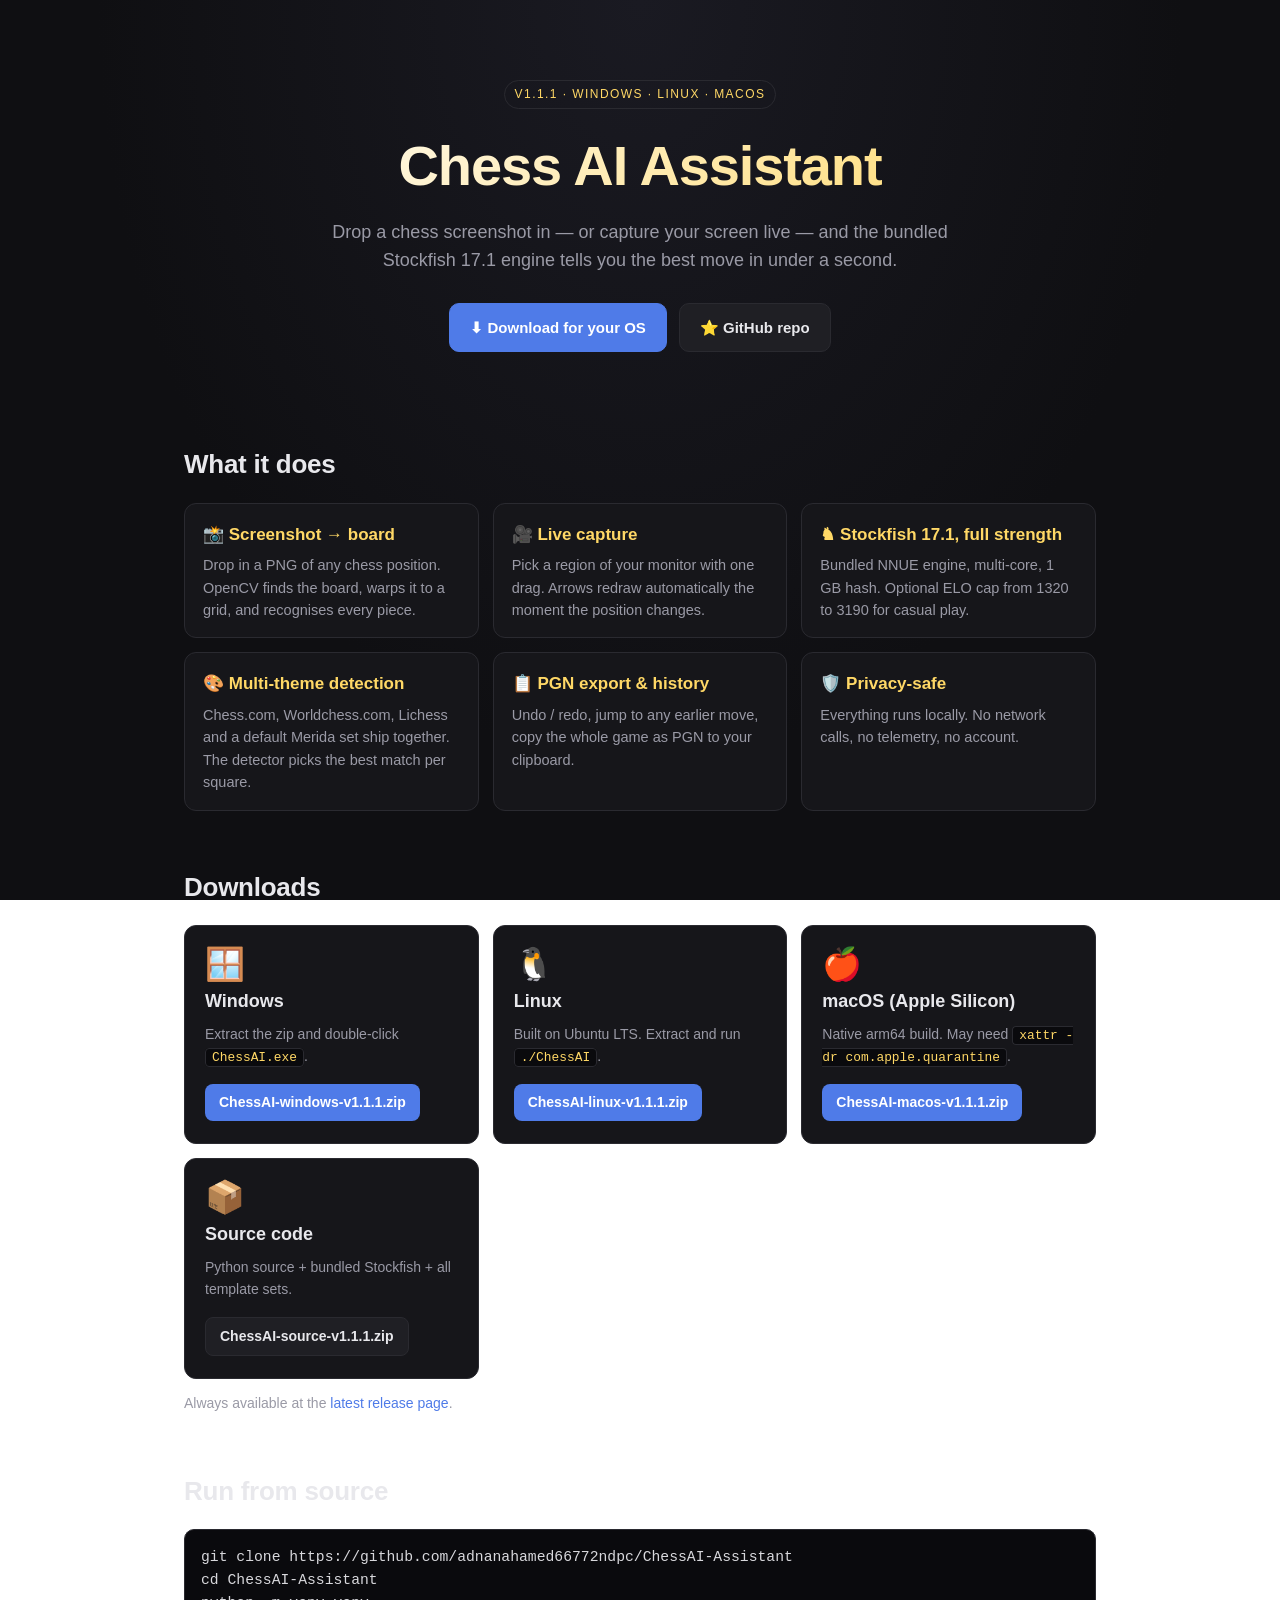
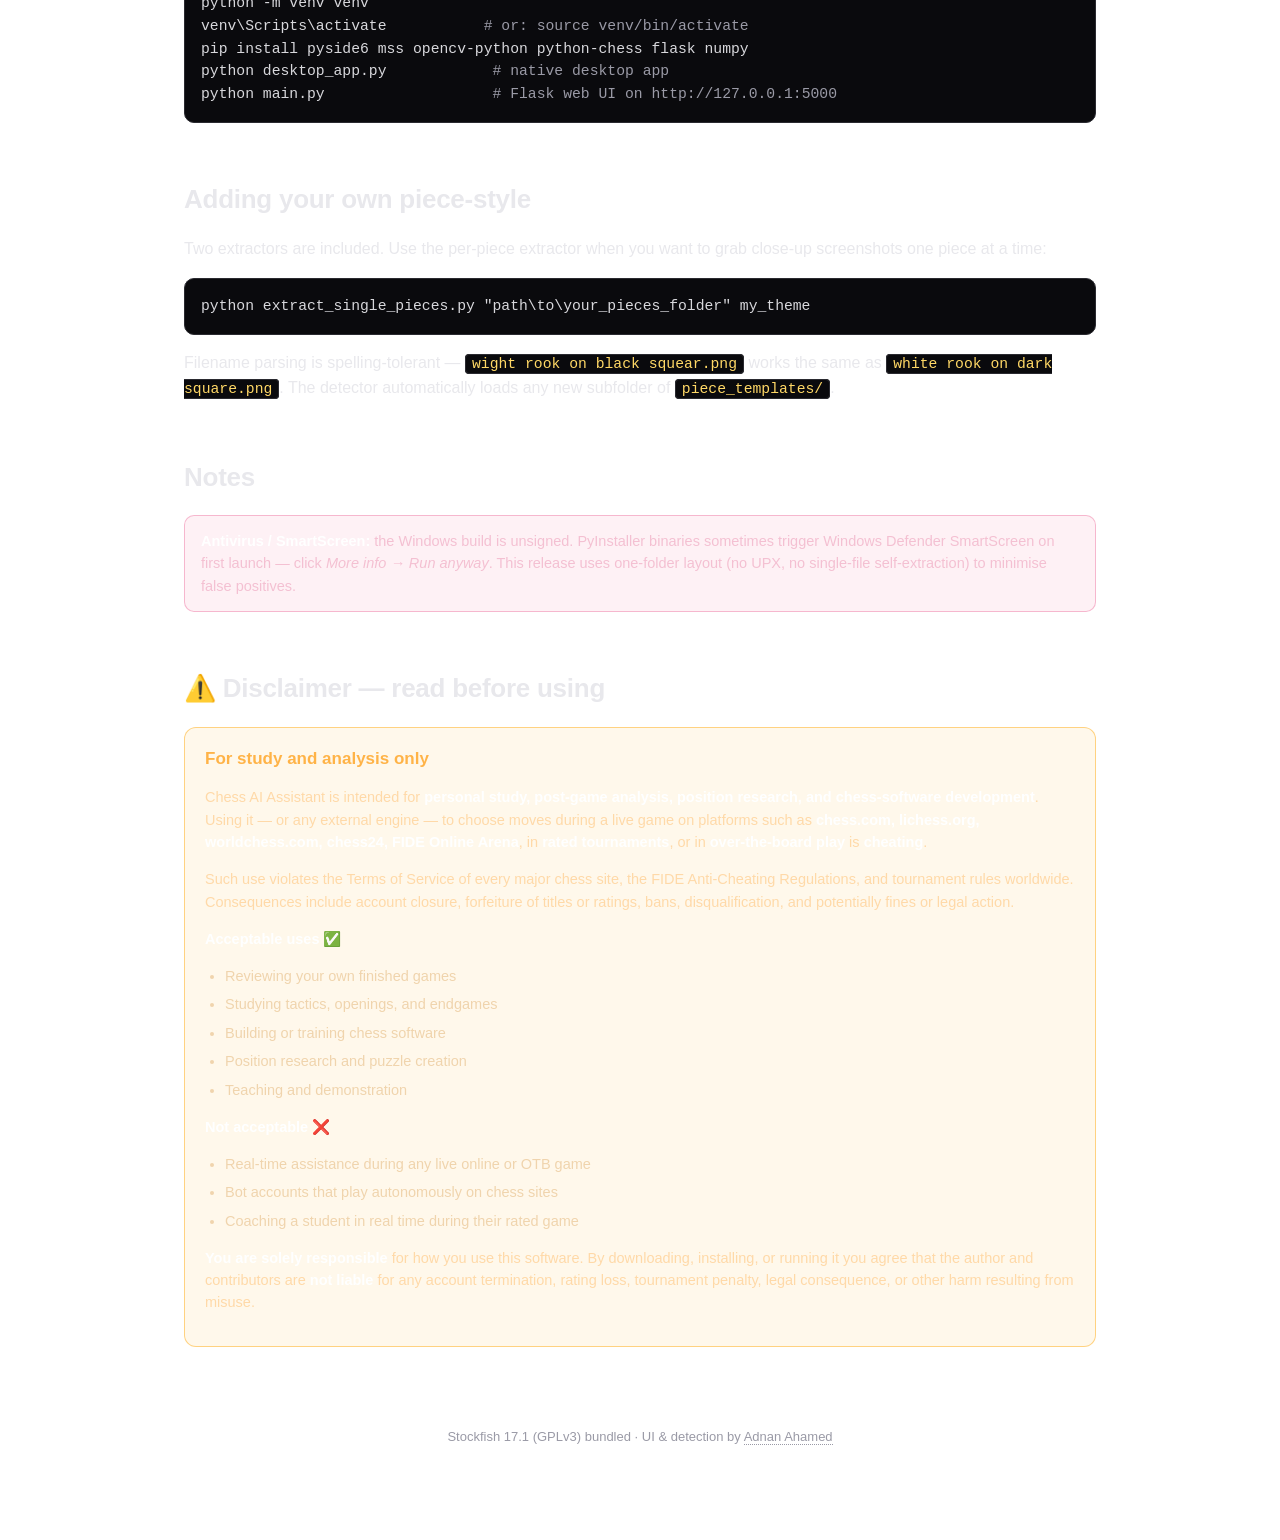
<file: docs/index.html>
<!doctype html>
<html lang="en">
<head>
  <meta charset="utf-8">
  <meta name="viewport" content="width=device-width,initial-scale=1">
  <title>Chess AI Assistant</title>
  <meta name="description" content="Desktop chess assistant: detects the board from a screenshot or live screen capture and suggests the best moves using bundled Stockfish 17.1.">
  <link rel="icon" type="image/svg+xml" href="data:image/svg+xml;utf8,<svg xmlns='http://www.w3.org/2000/svg' viewBox='0 0 64 64'><rect width='64' height='64' fill='%231e1e24'/><text x='32' y='46' font-size='40' text-anchor='middle' fill='%23ffd866'>♞</text></svg>">
  <style>
    :root {
      --bg: #0f0f12;
      --panel: #16161a;
      --panel-2: #1f1f24;
      --border: #2a2a30;
      --text: #e8e8ec;
      --muted: #9a9aa6;
      --accent: #4f7be8;
      --accent-2: #ffd866;
      --green: #1ea672;
      --pink: #e84c84;
    }
    * { box-sizing: border-box; }
    html, body { margin: 0; padding: 0; }
    body {
      background: radial-gradient(ellipse at top, #1a1a22 0%, var(--bg) 60%) fixed;
      color: var(--text);
      font: 16px/1.55 -apple-system, BlinkMacSystemFont, "Segoe UI", Roboto, sans-serif;
      min-height: 100vh;
    }
    a { color: var(--accent); text-decoration: none; }
    a:hover { text-decoration: underline; }
    code, pre {
      font-family: ui-monospace, SFMono-Regular, Consolas, monospace;
      font-size: 0.92em;
    }

    .wrap { max-width: 960px; margin: 0 auto; padding: 40px 24px 80px; }

    header {
      text-align: center;
      padding: 40px 0 28px;
    }
    .badge {
      display: inline-block;
      font-size: 12px;
      color: var(--accent-2);
      letter-spacing: 0.12em;
      text-transform: uppercase;
      padding: 4px 10px;
      border: 1px solid var(--border);
      border-radius: 999px;
      margin-bottom: 14px;
    }
    h1 {
      margin: 0 0 10px;
      font-size: clamp(34px, 6vw, 56px);
      letter-spacing: -0.02em;
      background: linear-gradient(135deg, #ffffff 0%, #ffd866 100%);
      -webkit-background-clip: text;
      background-clip: text;
      color: transparent;
    }
    .tagline {
      color: var(--muted);
      font-size: 18px;
      max-width: 620px;
      margin: 0 auto;
    }

    .cta {
      display: flex;
      gap: 12px;
      justify-content: center;
      flex-wrap: wrap;
      margin: 28px 0 8px;
    }
    .btn {
      display: inline-flex;
      align-items: center;
      gap: 8px;
      padding: 12px 20px;
      border-radius: 10px;
      font-weight: 600;
      font-size: 15px;
      border: 1px solid var(--border);
      background: var(--panel-2);
      color: var(--text);
      transition: transform 0.08s ease, background 0.15s ease;
    }
    .btn:hover { background: #2a2a32; text-decoration: none; transform: translateY(-1px); }
    .btn.primary { background: var(--accent); border-color: var(--accent); color: white; }
    .btn.primary:hover { background: #6492f0; }

    section { margin-top: 56px; }
    h2 {
      font-size: 26px;
      margin: 0 0 18px;
      letter-spacing: -0.01em;
    }

    .features {
      display: grid;
      grid-template-columns: repeat(auto-fit, minmax(240px, 1fr));
      gap: 14px;
    }
    .feature {
      background: var(--panel);
      border: 1px solid var(--border);
      border-radius: 12px;
      padding: 18px 18px 16px;
    }
    .feature h3 {
      margin: 0 0 6px;
      font-size: 17px;
      color: var(--accent-2);
    }
    .feature p { margin: 0; color: var(--muted); font-size: 14.5px; }

    .downloads {
      display: grid;
      grid-template-columns: repeat(auto-fit, minmax(220px, 1fr));
      gap: 14px;
      margin-top: 6px;
    }
    .dl {
      background: var(--panel);
      border: 1px solid var(--border);
      border-radius: 12px;
      padding: 22px 20px;
      display: flex;
      flex-direction: column;
      gap: 8px;
    }
    .dl .icon { font-size: 32px; line-height: 1; }
    .dl h3 { margin: 0; font-size: 18px; }
    .dl p { margin: 0; color: var(--muted); font-size: 14px; min-height: 38px; }
    .dl a {
      margin-top: 8px;
      align-self: flex-start;
      padding: 8px 14px;
      border-radius: 8px;
      background: var(--accent);
      color: white;
      font-weight: 600;
      font-size: 14px;
    }
    .dl a:hover { background: #6492f0; text-decoration: none; }
    .dl.source a { background: var(--panel-2); border: 1px solid var(--border); color: var(--text); }
    .dl.source a:hover { background: #2a2a32; }

    pre {
      background: #0a0a0d;
      border: 1px solid var(--border);
      border-radius: 10px;
      padding: 16px;
      overflow-x: auto;
      color: #d8d8dc;
    }
    p code, li code {
      background: #0a0a0d;
      border: 1px solid var(--border);
      border-radius: 4px;
      padding: 1px 6px;
      color: var(--accent-2);
    }

    ul { padding-left: 22px; }
    li { margin: 6px 0; }

    .note {
      background: rgba(232, 76, 132, 0.08);
      border: 1px solid rgba(232, 76, 132, 0.35);
      border-radius: 10px;
      padding: 14px 16px;
      font-size: 14.5px;
      color: #f4c0d2;
    }
    .note strong { color: white; }
    .warn {
      background: rgba(255, 165, 0, 0.08);
      border: 1px solid rgba(255, 165, 0, 0.45);
      border-radius: 12px;
      padding: 18px 20px;
      font-size: 14.5px;
      color: #ffd9a8;
    }
    .warn h3 { color: #ffb347; margin: 0 0 8px; font-size: 17px; }
    .warn ul { margin: 8px 0 0 0; padding-left: 20px; }
    .warn li { color: #f0d4ad; }
    .warn strong { color: white; }
    .warn .acceptable { color: #b8e6b8; }
    .warn .forbidden { color: #ffb4b4; }

    footer {
      margin-top: 80px;
      text-align: center;
      color: var(--muted);
      font-size: 13px;
    }
    footer a { color: var(--muted); border-bottom: 1px dotted var(--muted); }
    footer a:hover { color: var(--text); }
  </style>
</head>
<body>
<div class="wrap">

  <header>
    <span class="badge">v1.1.1 · Windows · Linux · macOS</span>
    <h1>Chess AI Assistant</h1>
    <p class="tagline">
      Drop a chess screenshot in — or capture your screen live —
      and the bundled Stockfish 17.1 engine tells you the best move
      in under a second.
    </p>
    <div class="cta">
      <a class="btn primary" href="https://github.com/adnanahamed66772ndpc/ChessAI-Assistant/releases/latest">⬇  Download for your OS</a>
      <a class="btn" href="https://github.com/adnanahamed66772ndpc/ChessAI-Assistant">⭐  GitHub repo</a>
    </div>
  </header>

  <section>
    <h2>What it does</h2>
    <div class="features">
      <div class="feature">
        <h3>📸  Screenshot → board</h3>
        <p>Drop in a PNG of any chess position. OpenCV finds the board, warps it to a grid, and recognises every piece.</p>
      </div>
      <div class="feature">
        <h3>🎥  Live capture</h3>
        <p>Pick a region of your monitor with one drag. Arrows redraw automatically the moment the position changes.</p>
      </div>
      <div class="feature">
        <h3>♞  Stockfish 17.1, full strength</h3>
        <p>Bundled NNUE engine, multi-core, 1 GB hash. Optional ELO cap from 1320 to 3190 for casual play.</p>
      </div>
      <div class="feature">
        <h3>🎨  Multi-theme detection</h3>
        <p>Chess.com, Worldchess.com, Lichess and a default Merida set ship together. The detector picks the best match per square.</p>
      </div>
      <div class="feature">
        <h3>📋  PGN export &amp; history</h3>
        <p>Undo / redo, jump to any earlier move, copy the whole game as PGN to your clipboard.</p>
      </div>
      <div class="feature">
        <h3>🛡️  Privacy-safe</h3>
        <p>Everything runs locally. No network calls, no telemetry, no account.</p>
      </div>
    </div>
  </section>

  <section>
    <h2>Downloads</h2>
    <div class="downloads">
      <div class="dl">
        <div class="icon">🪟</div>
        <h3>Windows</h3>
        <p>Extract the zip and double-click <code>ChessAI.exe</code>.</p>
        <a href="https://github.com/adnanahamed66772ndpc/ChessAI-Assistant/releases/latest/download/ChessAI-windows-v1.1.1.zip">ChessAI-windows-v1.1.1.zip</a>
      </div>
      <div class="dl">
        <div class="icon">🐧</div>
        <h3>Linux</h3>
        <p>Built on Ubuntu LTS. Extract and run <code>./ChessAI</code>.</p>
        <a href="https://github.com/adnanahamed66772ndpc/ChessAI-Assistant/releases/latest/download/ChessAI-linux-v1.1.1.zip">ChessAI-linux-v1.1.1.zip</a>
      </div>
      <div class="dl">
        <div class="icon">🍎</div>
        <h3>macOS (Apple Silicon)</h3>
        <p>Native arm64 build. May need <code>xattr -dr com.apple.quarantine</code>.</p>
        <a href="https://github.com/adnanahamed66772ndpc/ChessAI-Assistant/releases/latest/download/ChessAI-macos-v1.1.1.zip">ChessAI-macos-v1.1.1.zip</a>
      </div>
      <div class="dl source">
        <div class="icon">📦</div>
        <h3>Source code</h3>
        <p>Python source + bundled Stockfish + all template sets.</p>
        <a href="https://github.com/adnanahamed66772ndpc/ChessAI-Assistant/releases/latest/download/ChessAI-source-v1.1.1.zip">ChessAI-source-v1.1.1.zip</a>
      </div>
    </div>
    <p style="color: var(--muted); margin-top: 14px; font-size: 14px;">
      Always available at the
      <a href="https://github.com/adnanahamed66772ndpc/ChessAI-Assistant/releases/latest">latest release page</a>.
    </p>
  </section>

  <section>
    <h2>Run from source</h2>
<pre>git clone https://github.com/adnanahamed66772ndpc/ChessAI-Assistant
cd ChessAI-Assistant
python -m venv venv
venv\Scripts\activate           <span style="color:var(--muted)"># or: source venv/bin/activate</span>
pip install pyside6 mss opencv-python python-chess flask numpy
python desktop_app.py            <span style="color:var(--muted)"># native desktop app</span>
python main.py                   <span style="color:var(--muted)"># Flask web UI on http://127.0.0.1:5000</span></pre>
  </section>

  <section>
    <h2>Adding your own piece-style</h2>
    <p>
      Two extractors are included. Use the per-piece extractor when you want
      to grab close-up screenshots one piece at a time:
    </p>
<pre>python extract_single_pieces.py "path\to\your_pieces_folder" my_theme</pre>
    <p>
      Filename parsing is spelling-tolerant — <code>wight rook on black squear.png</code>
      works the same as <code>white rook on dark square.png</code>. The
      detector automatically loads any new subfolder of <code>piece_templates/</code>.
    </p>
  </section>

  <section>
    <h2>Notes</h2>
    <div class="note">
      <strong>Antivirus / SmartScreen:</strong>
      the Windows build is unsigned. PyInstaller binaries sometimes trigger
      Windows Defender SmartScreen on first launch — click
      <em>More info → Run anyway</em>. This release uses one-folder layout
      (no UPX, no single-file self-extraction) to minimise false positives.
    </div>
  </section>

  <section>
    <h2>⚠️  Disclaimer — read before using</h2>
    <div class="warn">
      <h3>For study and analysis only</h3>
      <p>
        Chess AI Assistant is intended for <strong>personal study, post-game
        analysis, position research, and chess-software development</strong>.
        Using it — or any external engine — to choose moves during a live game
        on platforms such as
        <strong>chess.com, lichess.org, worldchess.com, chess24, FIDE
        Online Arena</strong>, in <strong>rated tournaments</strong>, or in
        <strong>over-the-board play</strong> is <strong>cheating</strong>.
      </p>
      <p>
        Such use violates the Terms of Service of every major chess site,
        the FIDE Anti-Cheating Regulations, and tournament rules worldwide.
        Consequences include account closure, forfeiture of titles or
        ratings, bans, disqualification, and potentially fines or legal
        action.
      </p>

      <p class="acceptable"><strong>Acceptable uses ✅</strong></p>
      <ul class="acceptable">
        <li>Reviewing your own finished games</li>
        <li>Studying tactics, openings, and endgames</li>
        <li>Building or training chess software</li>
        <li>Position research and puzzle creation</li>
        <li>Teaching and demonstration</li>
      </ul>

      <p class="forbidden"><strong>Not acceptable ❌</strong></p>
      <ul class="forbidden">
        <li>Real-time assistance during any live online or OTB game</li>
        <li>Bot accounts that play autonomously on chess sites</li>
        <li>Coaching a student in real time during their rated game</li>
      </ul>

      <p>
        <strong>You are solely responsible</strong> for how you use this
        software. By downloading, installing, or running it you agree that
        the author and contributors are <strong>not liable</strong> for any
        account termination, rating loss, tournament penalty, legal
        consequence, or other harm resulting from misuse.
      </p>
    </div>
  </section>

  <footer>
    <p>
      Stockfish 17.1 (GPLv3) bundled · UI &amp; detection by
      <a href="https://github.com/adnanahamed66772ndpc">Adnan Ahamed</a>
    </p>
  </footer>
</div>
</body>
</html>
</file>
